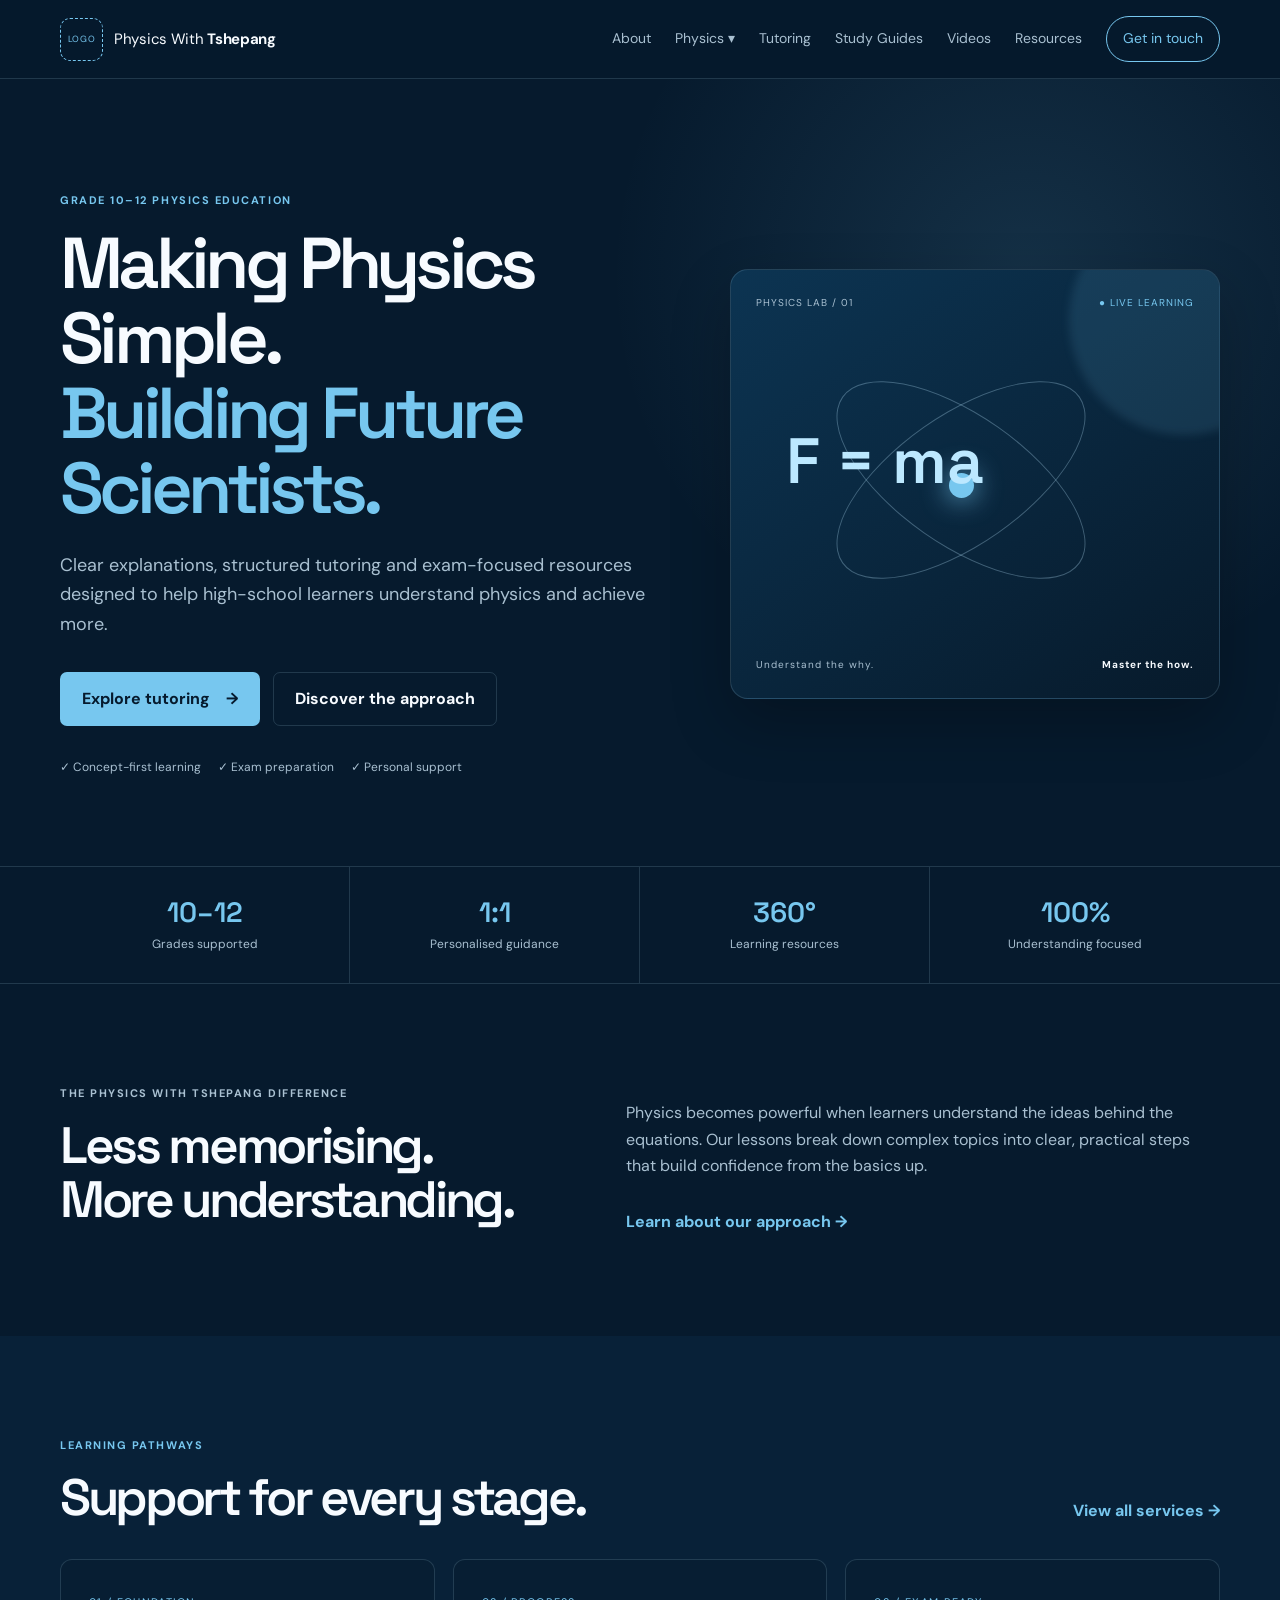
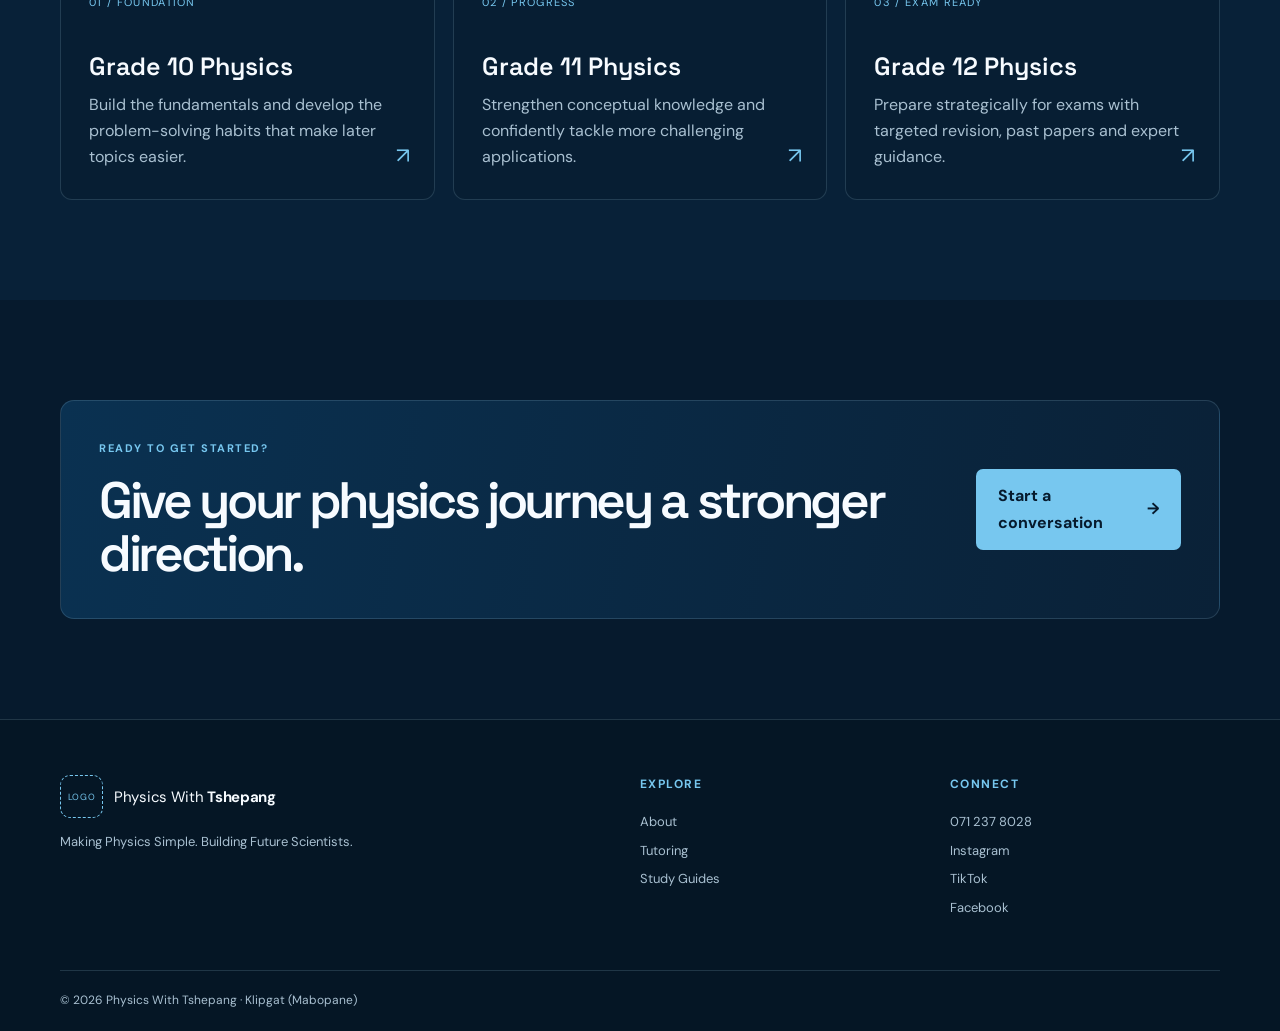
<file: index.html>
<!doctype html>
<html lang="en">
<head>
  <meta charset="UTF-8"><meta name="viewport" content="width=device-width, initial-scale=1">
  <meta name="description" content="Physics With Tshepang — Making Physics Simple. Building Future Scientists.">
  <title>Physics With Tshepang | Making Physics Simple</title>
  <link rel="preconnect" href="https://fonts.googleapis.com"><link rel="preconnect" href="https://fonts.gstatic.com" crossorigin>
  <link href="https://fonts.googleapis.com/css2?family=DM+Sans:wght@400;500;600;700&family=Space+Grotesk:wght@500;600;700&display=swap" rel="stylesheet">
  <link rel="stylesheet" href="styles.css">
</head>
<body>
  <header class="site-header"><div class="container nav-wrap"><a class="brand" href="index.html"><span class="logo-slot">LOGO</span><span>Physics With <b>Tshepang</b></span></a><button class="menu-toggle" aria-label="Toggle navigation">☰</button><nav class="nav"><a href="about.html">About</a><div class="dropdown"><button>Physics ▾</button><div class="dropdown-menu"><a href="grade10.html">Grade 10</a><a href="grade11.html">Grade 11</a><a href="grade12.html">Grade 12</a></div></div><a href="tutoring.html">Tutoring</a><a href="study-guides.html">Study Guides</a><a href="videos.html">Videos</a><a href="resources.html">Resources</a><a class="nav-cta" href="contact.html">Get in touch</a></nav></div></header>
  <main>
    <section class="hero"><div class="container hero-grid"><div class="reveal"><p class="eyebrow">Grade 10–12 Physics Education</p><h1>Making Physics Simple.<br><span>Building Future Scientists.</span></h1><p class="hero-text">Clear explanations, structured tutoring and exam-focused resources designed to help high-school learners understand physics and achieve more.</p><div class="actions"><a class="button primary" href="tutoring.html">Explore tutoring <span>→</span></a><a class="button ghost" href="about.html">Discover the approach</a></div><div class="trust-row"><span>✓ Concept-first learning</span><span>✓ Exam preparation</span><span>✓ Personal support</span></div></div><div class="hero-visual reveal"><div class="science-card"><div class="card-top"><span>PHYSICS LAB / 01</span><span class="status-dot">● LIVE LEARNING</span></div><div class="formula">F = ma</div><div class="orbit orbit-one"></div><div class="orbit orbit-two"></div><div class="atom"><i></i><i></i><i></i></div><div class="card-bottom"><span>Understand the why.</span><strong>Master the how.</strong></div></div></div></div></section>
    <section class="numbers"><div class="container number-grid"><div><strong>10–12</strong><span>Grades supported</span></div><div><strong>1:1</strong><span>Personalised guidance</span></div><div><strong>360°</strong><span>Learning resources</span></div><div><strong>100%</strong><span>Understanding focused</span></div></div></section>
    <section class="section"><div class="container split"><div><p class="eyebrow">The Physics With Tshepang difference</p><h2>Less memorising.<br>More understanding.</h2></div><div><p>Physics becomes powerful when learners understand the ideas behind the equations. Our lessons break down complex topics into clear, practical steps that build confidence from the basics up.</p><a class="text-link" href="about.html">Learn about our approach →</a></div></div></section>
    <section class="section soft"><div class="container"><div class="section-head"><div><p class="eyebrow">Learning pathways</p><h2>Support for every stage.</h2></div><a class="text-link" href="tutoring.html">View all services →</a></div><div class="cards three"><a class="card" href="grade10.html"><span class="card-number">01 / FOUNDATION</span><h3>Grade 10 Physics</h3><p>Build the fundamentals and develop the problem-solving habits that make later topics easier.</p><span class="arrow">↗</span></a><a class="card" href="grade11.html"><span class="card-number">02 / PROGRESS</span><h3>Grade 11 Physics</h3><p>Strengthen conceptual knowledge and confidently tackle more challenging applications.</p><span class="arrow">↗</span></a><a class="card" href="grade12.html"><span class="card-number">03 / EXAM READY</span><h3>Grade 12 Physics</h3><p>Prepare strategically for exams with targeted revision, past papers and expert guidance.</p><span class="arrow">↗</span></a></div></div></section>
    <section class="section"><div class="container callout"><div><p class="eyebrow">Ready to get started?</p><h2>Give your physics journey a stronger direction.</h2></div><a class="button primary" href="contact.html">Start a conversation <span>→</span></a></div></section>
  </main>
  <footer><div class="container footer-grid"><div><a class="brand" href="index.html"><span class="logo-slot">LOGO</span><span>Physics With <b>Tshepang</b></span></a><p>Making Physics Simple. Building Future Scientists.</p></div><div><h4>Explore</h4><a href="about.html">About</a><a href="tutoring.html">Tutoring</a><a href="study-guides.html">Study Guides</a></div><div><h4>Connect</h4><a href="tel:0712378028">071 237 8028</a><a href="https://instagram.com/physicswithtshepang">Instagram</a><a href="https://tiktok.com/@physicswithtshepang">TikTok</a><a href="https://facebook.com/physicswithtshepang">Facebook</a></div></div><div class="container copyright">© 2026 Physics With Tshepang · Klipgat (Mabopane)</div></footer><script src="script.js"></script>
</body></html>
</file>
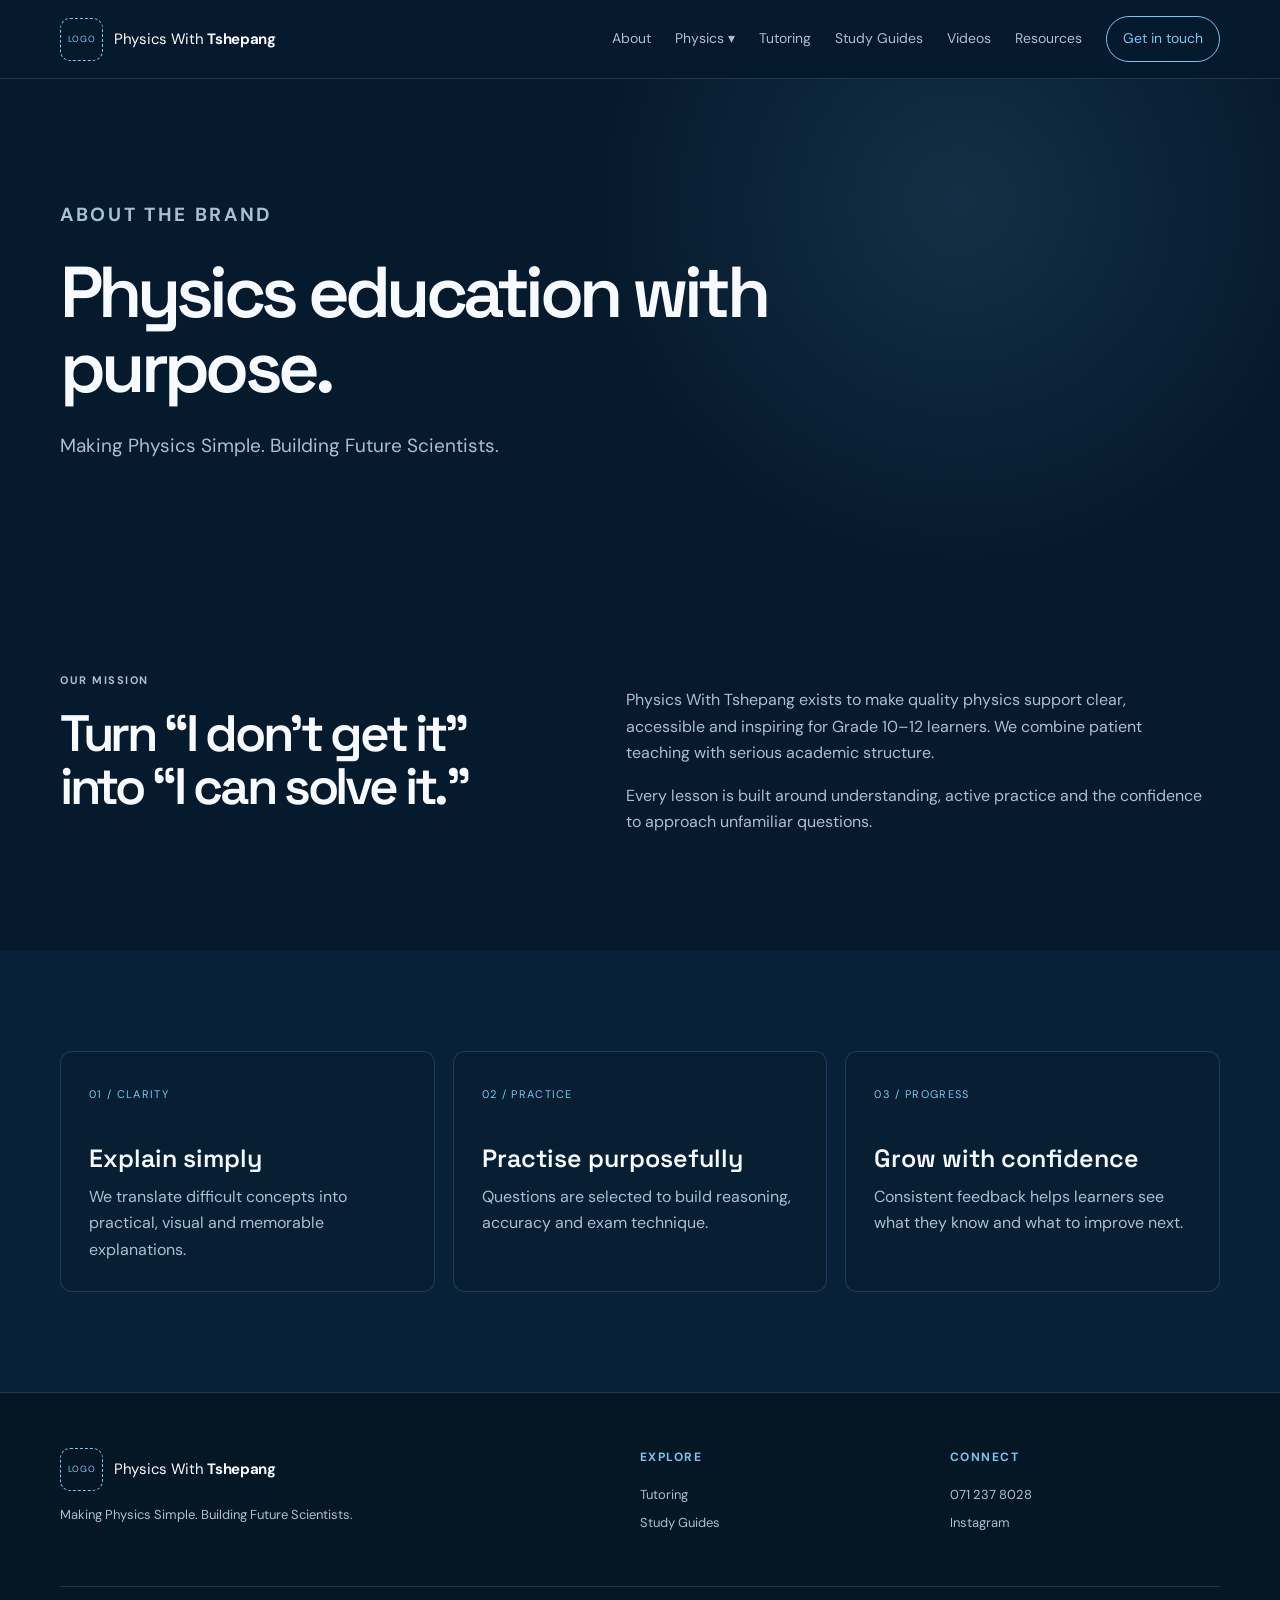
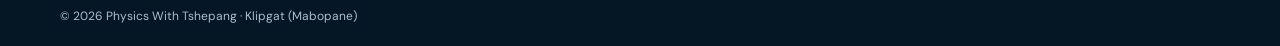
<file: about.html>
<!doctype html>
<html lang="en"><head><meta charset="UTF-8"><meta name="viewport" content="width=device-width, initial-scale=1"><title>About | Physics With Tshepang</title><link rel="stylesheet" href="styles.css"><link href="https://fonts.googleapis.com/css2?family=DM+Sans:wght@400;500;600;700&family=Space+Grotesk:wght@500;600;700&display=swap" rel="stylesheet"></head><body><header class="site-header"><div class="container nav-wrap"><a class="brand" href="index.html"><span class="logo-slot">LOGO</span><span>Physics With <b>Tshepang</b></span></a><button class="menu-toggle">☰</button><nav class="nav"><a href="about.html">About</a><div class="dropdown"><button>Physics ▾</button><div class="dropdown-menu"><a href="grade10.html">Grade 10</a><a href="grade11.html">Grade 11</a><a href="grade12.html">Grade 12</a></div></div><a href="tutoring.html">Tutoring</a><a href="study-guides.html">Study Guides</a><a href="videos.html">Videos</a><a href="resources.html">Resources</a><a class="nav-cta" href="contact.html">Get in touch</a></nav></div></header><main><section class="page-hero"><div class="container"><p class="eyebrow">About the brand</p><h1>Physics education with purpose.</h1><p>Making Physics Simple. Building Future Scientists.</p></div></section><section class="section"><div class="container split"><div><p class="eyebrow">Our mission</p><h2>Turn “I don’t get it” into “I can solve it.”</h2></div><div><p>Physics With Tshepang exists to make quality physics support clear, accessible and inspiring for Grade 10–12 learners. We combine patient teaching with serious academic structure.</p><p>Every lesson is built around understanding, active practice and the confidence to approach unfamiliar questions.</p></div></div></section><section class="section soft"><div class="container cards three"><div class="card"><span class="card-number">01 / CLARITY</span><h3>Explain simply</h3><p>We translate difficult concepts into practical, visual and memorable explanations.</p></div><div class="card"><span class="card-number">02 / PRACTICE</span><h3>Practise purposefully</h3><p>Questions are selected to build reasoning, accuracy and exam technique.</p></div><div class="card"><span class="card-number">03 / PROGRESS</span><h3>Grow with confidence</h3><p>Consistent feedback helps learners see what they know and what to improve next.</p></div></div></section></main><footer><div class="container footer-grid"><div><a class="brand" href="index.html"><span class="logo-slot">LOGO</span><span>Physics With <b>Tshepang</b></span></a><p>Making Physics Simple. Building Future Scientists.</p></div><div><h4>Explore</h4><a href="tutoring.html">Tutoring</a><a href="study-guides.html">Study Guides</a></div><div><h4>Connect</h4><a href="tel:0712378028">071 237 8028</a><a href="https://instagram.com/physicswithtshepang">Instagram</a></div></div><div class="container copyright">© 2026 Physics With Tshepang · Klipgat (Mabopane)</div></footer><script src="script.js"></script></body></html>
</file>
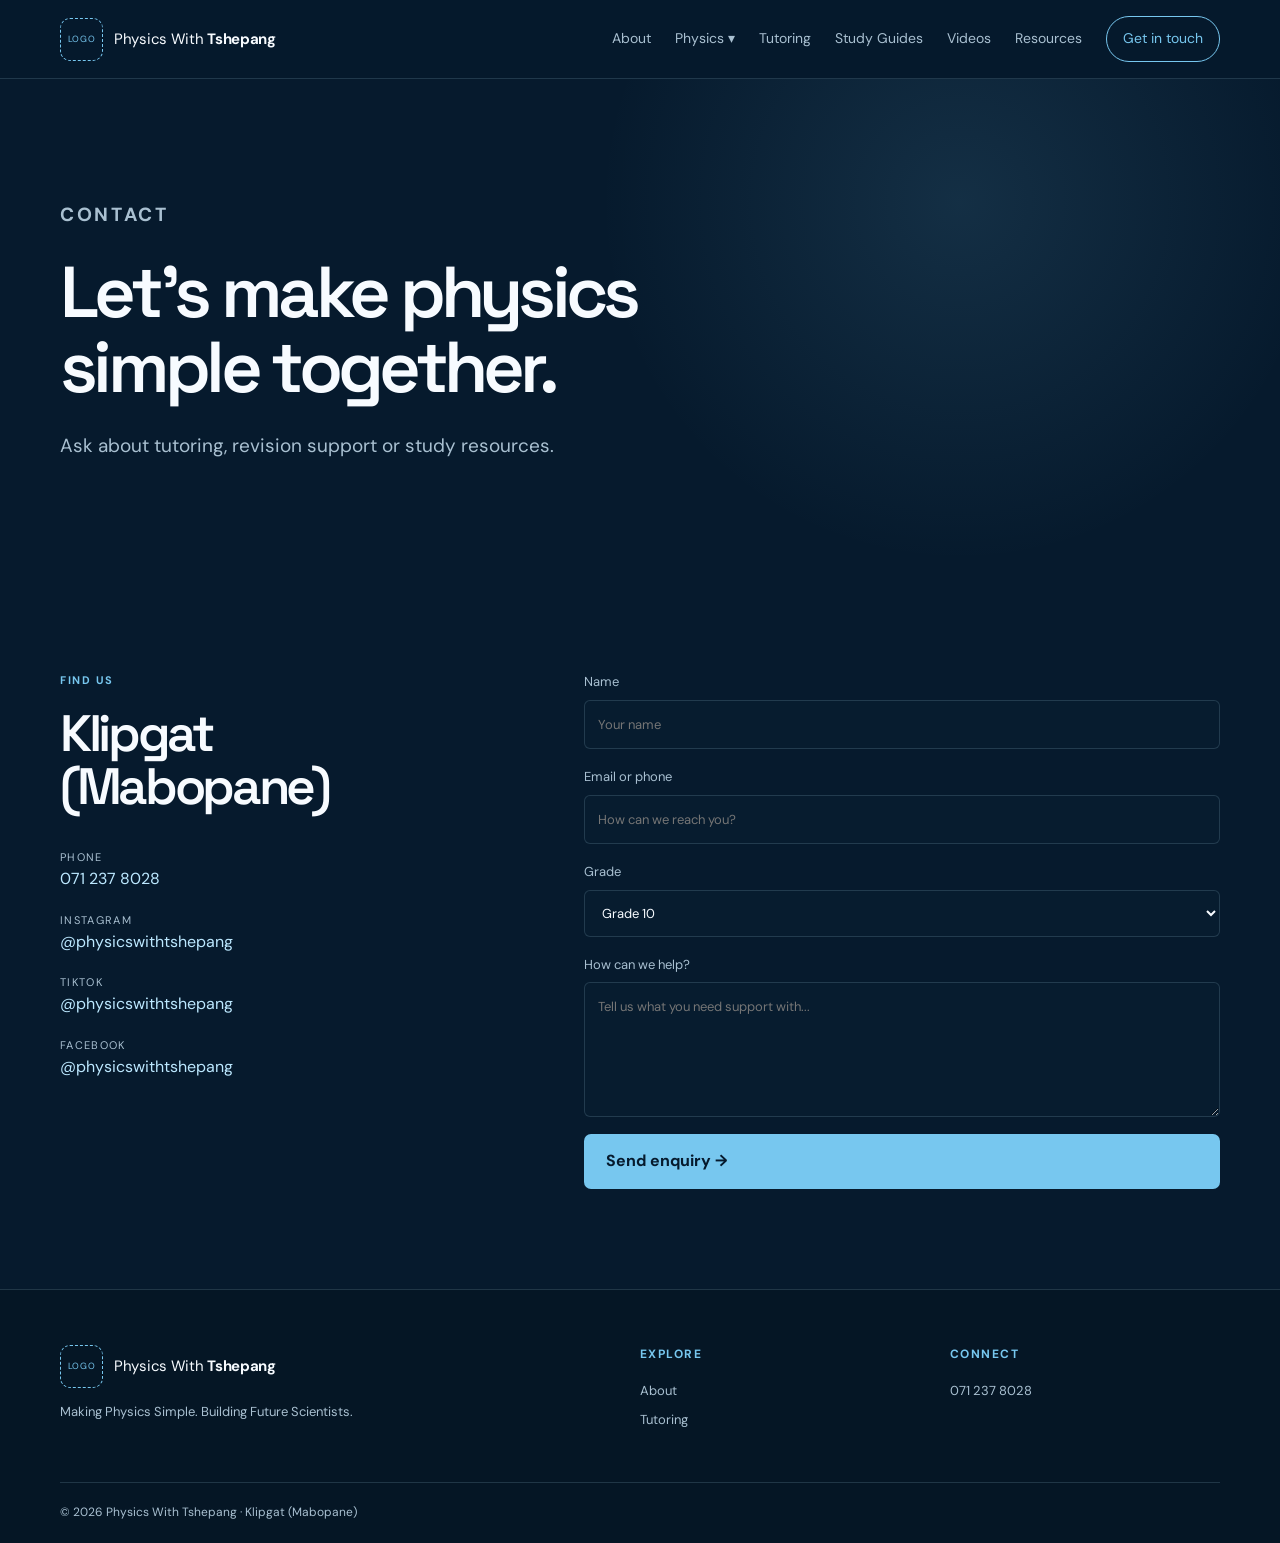
<file: contact.html>
<!doctype html>
<html lang="en"><head><meta charset="UTF-8"><meta name="viewport" content="width=device-width, initial-scale=1"><title>Contact | Physics With Tshepang</title><link rel="stylesheet" href="styles.css"><link href="https://fonts.googleapis.com/css2?family=DM+Sans:wght@400;500;600;700&family=Space+Grotesk:wght@500;600;700&display=swap" rel="stylesheet"></head><body><header class="site-header"><div class="container nav-wrap"><a class="brand" href="index.html"><span class="logo-slot">LOGO</span><span>Physics With <b>Tshepang</b></span></a><button class="menu-toggle">☰</button><nav class="nav"><a href="about.html">About</a><div class="dropdown"><button>Physics ▾</button><div class="dropdown-menu"><a href="grade10.html">Grade 10</a><a href="grade11.html">Grade 11</a><a href="grade12.html">Grade 12</a></div></div><a href="tutoring.html">Tutoring</a><a href="study-guides.html">Study Guides</a><a href="videos.html">Videos</a><a href="resources.html">Resources</a><a class="nav-cta" href="contact.html">Get in touch</a></nav></div></header><main><section class="page-hero"><div class="container"><p class="eyebrow">Contact</p><h1>Let’s make physics<br>simple together.</h1><p>Ask about tutoring, revision support or study resources.</p></div></section><section class="section"><div class="container contact-grid"><div><p class="eyebrow">Find us</p><h2>Klipgat<br>(Mabopane)</h2><div class="contact-details"><a href="tel:0712378028"><small>Phone</small>071 237 8028</a><a href="https://instagram.com/physicswithtshepang"><small>Instagram</small>@physicswithtshepang</a><a href="https://tiktok.com/@physicswithtshepang"><small>TikTok</small>@physicswithtshepang</a><a href="https://facebook.com/physicswithtshepang"><small>Facebook</small>@physicswithtshepang</a></div></div><form class="contact-form" action="https://formsubmit.co/0712378028" method="POST"><label>Name<input name="name" required placeholder="Your name"></label><label>Email or phone<input name="contact" required placeholder="How can we reach you?"></label><label>Grade<select name="grade"><option>Grade 10</option><option>Grade 11</option><option>Grade 12</option><option>Other</option></select></label><label>How can we help?<textarea name="message" rows="5" placeholder="Tell us what you need support with..."></textarea></label><button class="button primary" type="submit">Send enquiry →</button></form></div></section></main><footer><div class="container footer-grid"><div><a class="brand" href="index.html"><span class="logo-slot">LOGO</span><span>Physics With <b>Tshepang</b></span></a><p>Making Physics Simple. Building Future Scientists.</p></div><div><h4>Explore</h4><a href="about.html">About</a><a href="tutoring.html">Tutoring</a></div><div><h4>Connect</h4><a href="tel:0712378028">071 237 8028</a></div></div><div class="container copyright">© 2026 Physics With Tshepang · Klipgat (Mabopane)</div></footer><script src="script.js"></script></body></html>
</file>
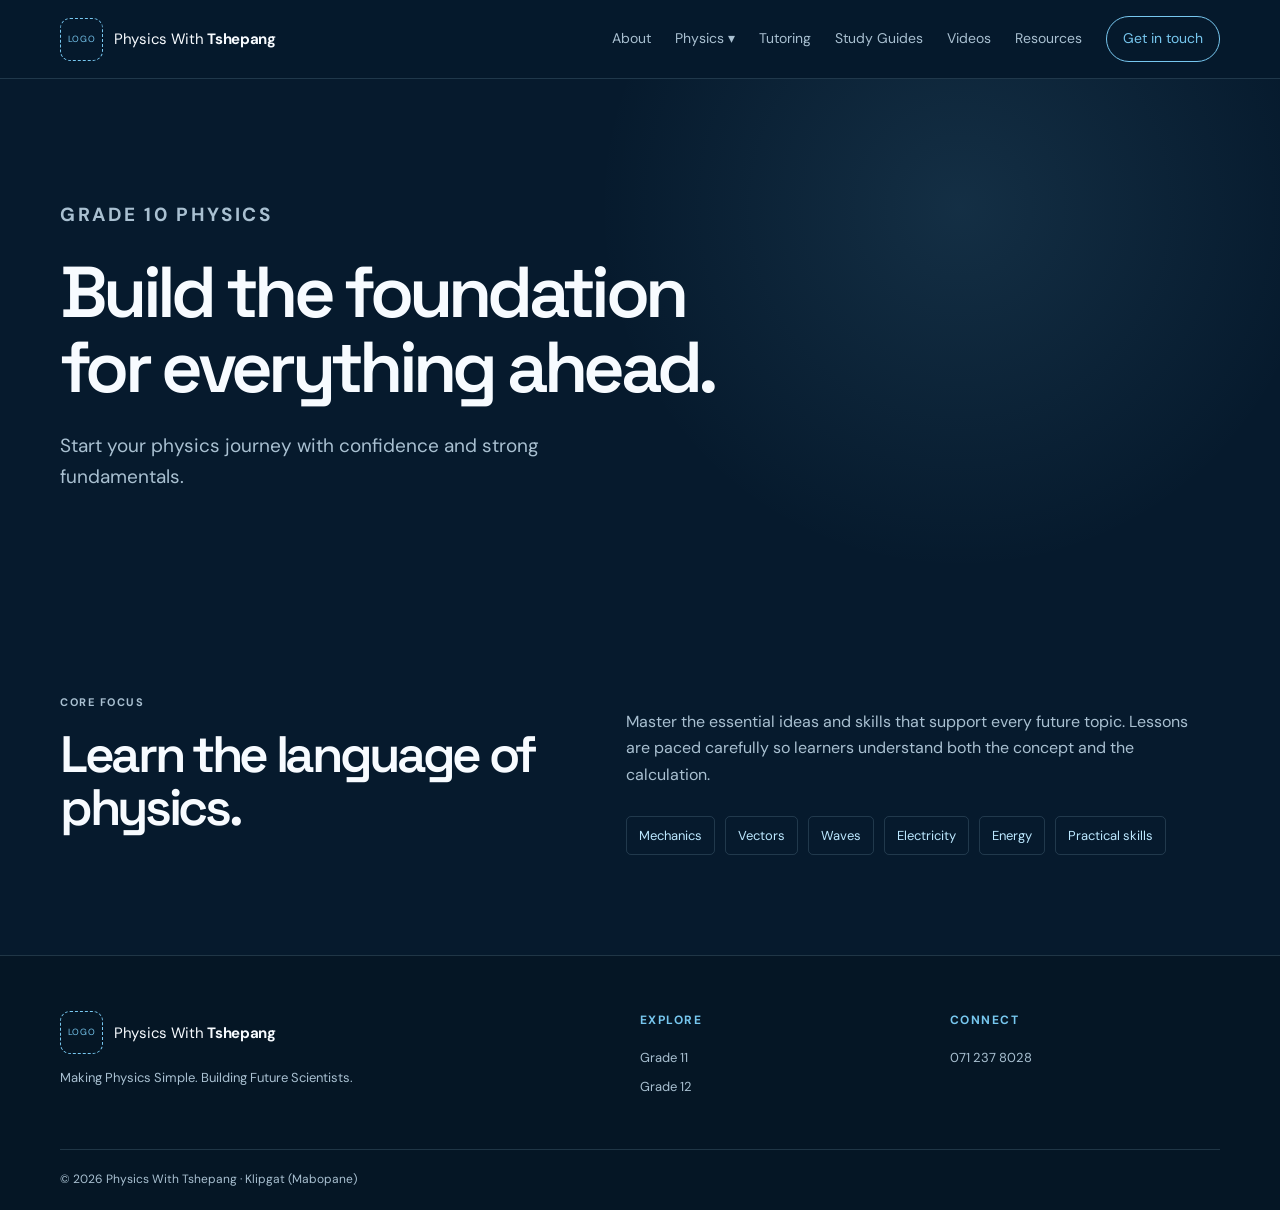
<file: grade10.html>
<!doctype html>
<html lang="en"><head><meta charset="UTF-8"><meta name="viewport" content="width=device-width, initial-scale=1"><title>Grade 10 Physics | Physics With Tshepang</title><link rel="stylesheet" href="styles.css"><link href="https://fonts.googleapis.com/css2?family=DM+Sans:wght@400;500;600;700&family=Space+Grotesk:wght@500;600;700&display=swap" rel="stylesheet"></head><body><header class="site-header"><div class="container nav-wrap"><a class="brand" href="index.html"><span class="logo-slot">LOGO</span><span>Physics With <b>Tshepang</b></span></a><button class="menu-toggle">☰</button><nav class="nav"><a href="about.html">About</a><div class="dropdown"><button>Physics ▾</button><div class="dropdown-menu"><a href="grade10.html">Grade 10</a><a href="grade11.html">Grade 11</a><a href="grade12.html">Grade 12</a></div></div><a href="tutoring.html">Tutoring</a><a href="study-guides.html">Study Guides</a><a href="videos.html">Videos</a><a href="resources.html">Resources</a><a class="nav-cta" href="contact.html">Get in touch</a></nav></div></header><main><section class="page-hero grade-hero"><div class="container"><p class="eyebrow">Grade 10 physics</p><h1>Build the foundation<br>for everything ahead.</h1><p>Start your physics journey with confidence and strong fundamentals.</p></div></section><section class="section"><div class="container split"><div><p class="eyebrow">Core focus</p><h2>Learn the language of physics.</h2></div><div><p>Master the essential ideas and skills that support every future topic. Lessons are paced carefully so learners understand both the concept and the calculation.</p><div class="topic-list"><span>Mechanics</span><span>Vectors</span><span>Waves</span><span>Electricity</span><span>Energy</span><span>Practical skills</span></div></div></div></section></main><footer><div class="container footer-grid"><div><a class="brand" href="index.html"><span class="logo-slot">LOGO</span><span>Physics With <b>Tshepang</b></span></a><p>Making Physics Simple. Building Future Scientists.</p></div><div><h4>Explore</h4><a href="grade11.html">Grade 11</a><a href="grade12.html">Grade 12</a></div><div><h4>Connect</h4><a href="tel:0712378028">071 237 8028</a></div></div><div class="container copyright">© 2026 Physics With Tshepang · Klipgat (Mabopane)</div></footer><script src="script.js"></script></body></html>
</file>
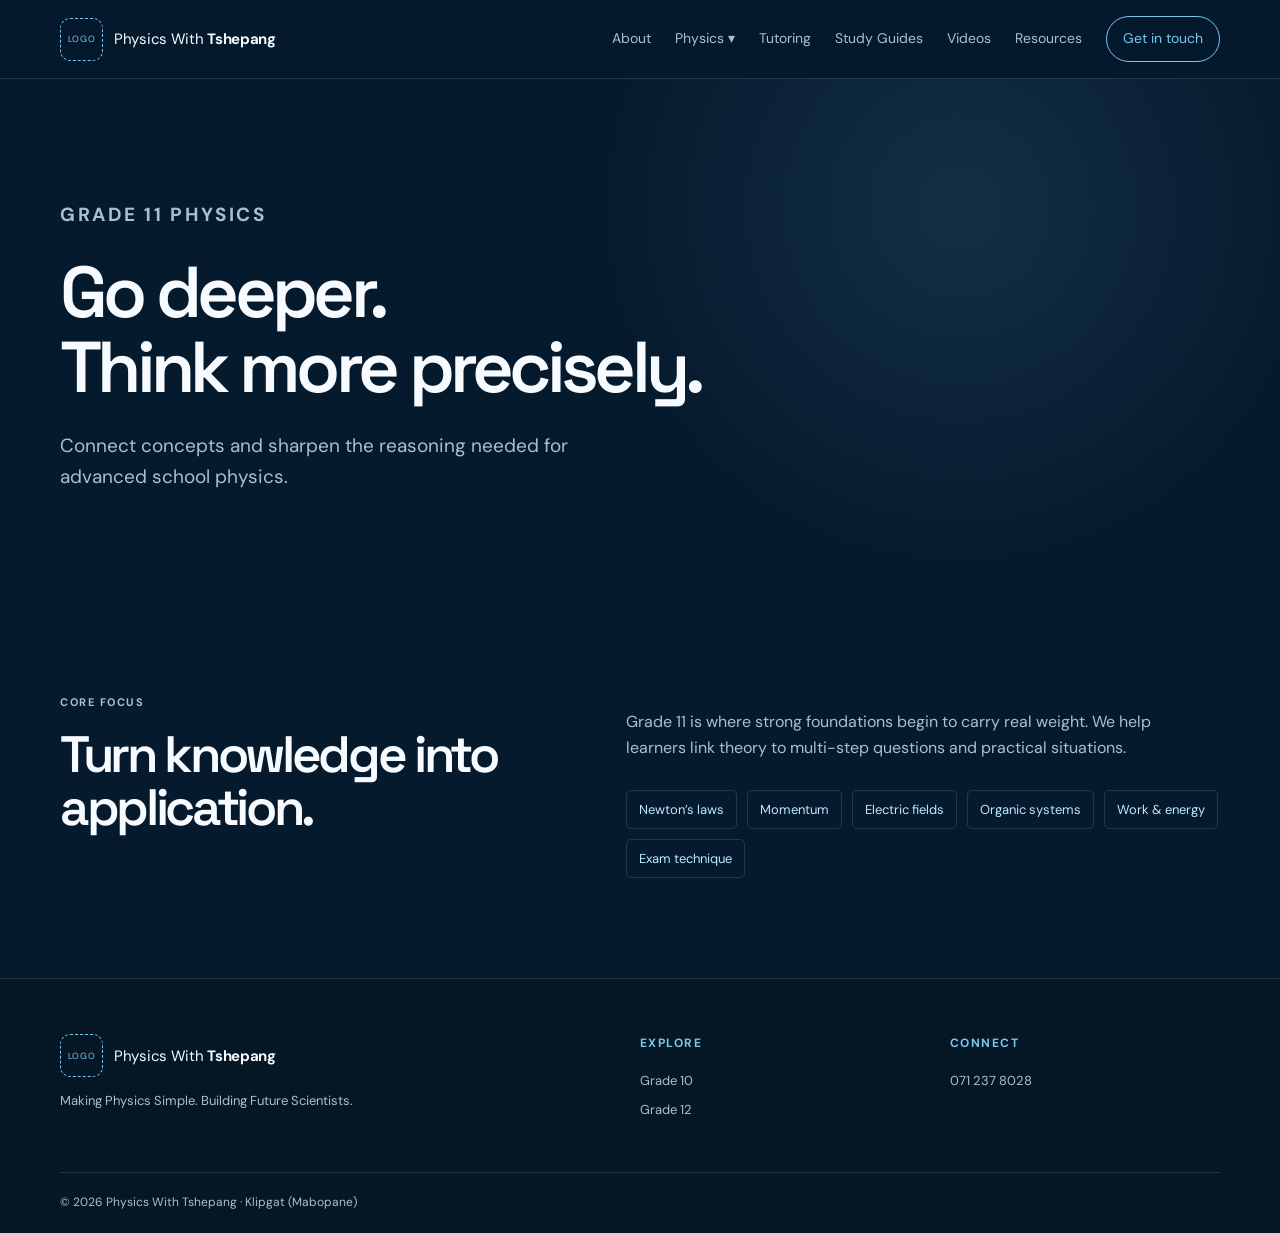
<file: grade11.html>
<!doctype html>
<html lang="en"><head><meta charset="UTF-8"><meta name="viewport" content="width=device-width, initial-scale=1"><title>Grade 11 Physics | Physics With Tshepang</title><link rel="stylesheet" href="styles.css"><link href="https://fonts.googleapis.com/css2?family=DM+Sans:wght@400;500;600;700&family=Space+Grotesk:wght@500;600;700&display=swap" rel="stylesheet"></head><body><header class="site-header"><div class="container nav-wrap"><a class="brand" href="index.html"><span class="logo-slot">LOGO</span><span>Physics With <b>Tshepang</b></span></a><button class="menu-toggle">☰</button><nav class="nav"><a href="about.html">About</a><div class="dropdown"><button>Physics ▾</button><div class="dropdown-menu"><a href="grade10.html">Grade 10</a><a href="grade11.html">Grade 11</a><a href="grade12.html">Grade 12</a></div></div><a href="tutoring.html">Tutoring</a><a href="study-guides.html">Study Guides</a><a href="videos.html">Videos</a><a href="resources.html">Resources</a><a class="nav-cta" href="contact.html">Get in touch</a></nav></div></header><main><section class="page-hero grade-hero"><div class="container"><p class="eyebrow">Grade 11 physics</p><h1>Go deeper.<br>Think more precisely.</h1><p>Connect concepts and sharpen the reasoning needed for advanced school physics.</p></div></section><section class="section"><div class="container split"><div><p class="eyebrow">Core focus</p><h2>Turn knowledge into application.</h2></div><div><p>Grade 11 is where strong foundations begin to carry real weight. We help learners link theory to multi-step questions and practical situations.</p><div class="topic-list"><span>Newton’s laws</span><span>Momentum</span><span>Electric fields</span><span>Organic systems</span><span>Work & energy</span><span>Exam technique</span></div></div></div></section></main><footer><div class="container footer-grid"><div><a class="brand" href="index.html"><span class="logo-slot">LOGO</span><span>Physics With <b>Tshepang</b></span></a><p>Making Physics Simple. Building Future Scientists.</p></div><div><h4>Explore</h4><a href="grade10.html">Grade 10</a><a href="grade12.html">Grade 12</a></div><div><h4>Connect</h4><a href="tel:0712378028">071 237 8028</a></div></div><div class="container copyright">© 2026 Physics With Tshepang · Klipgat (Mabopane)</div></footer><script src="script.js"></script></body></html>
</file>
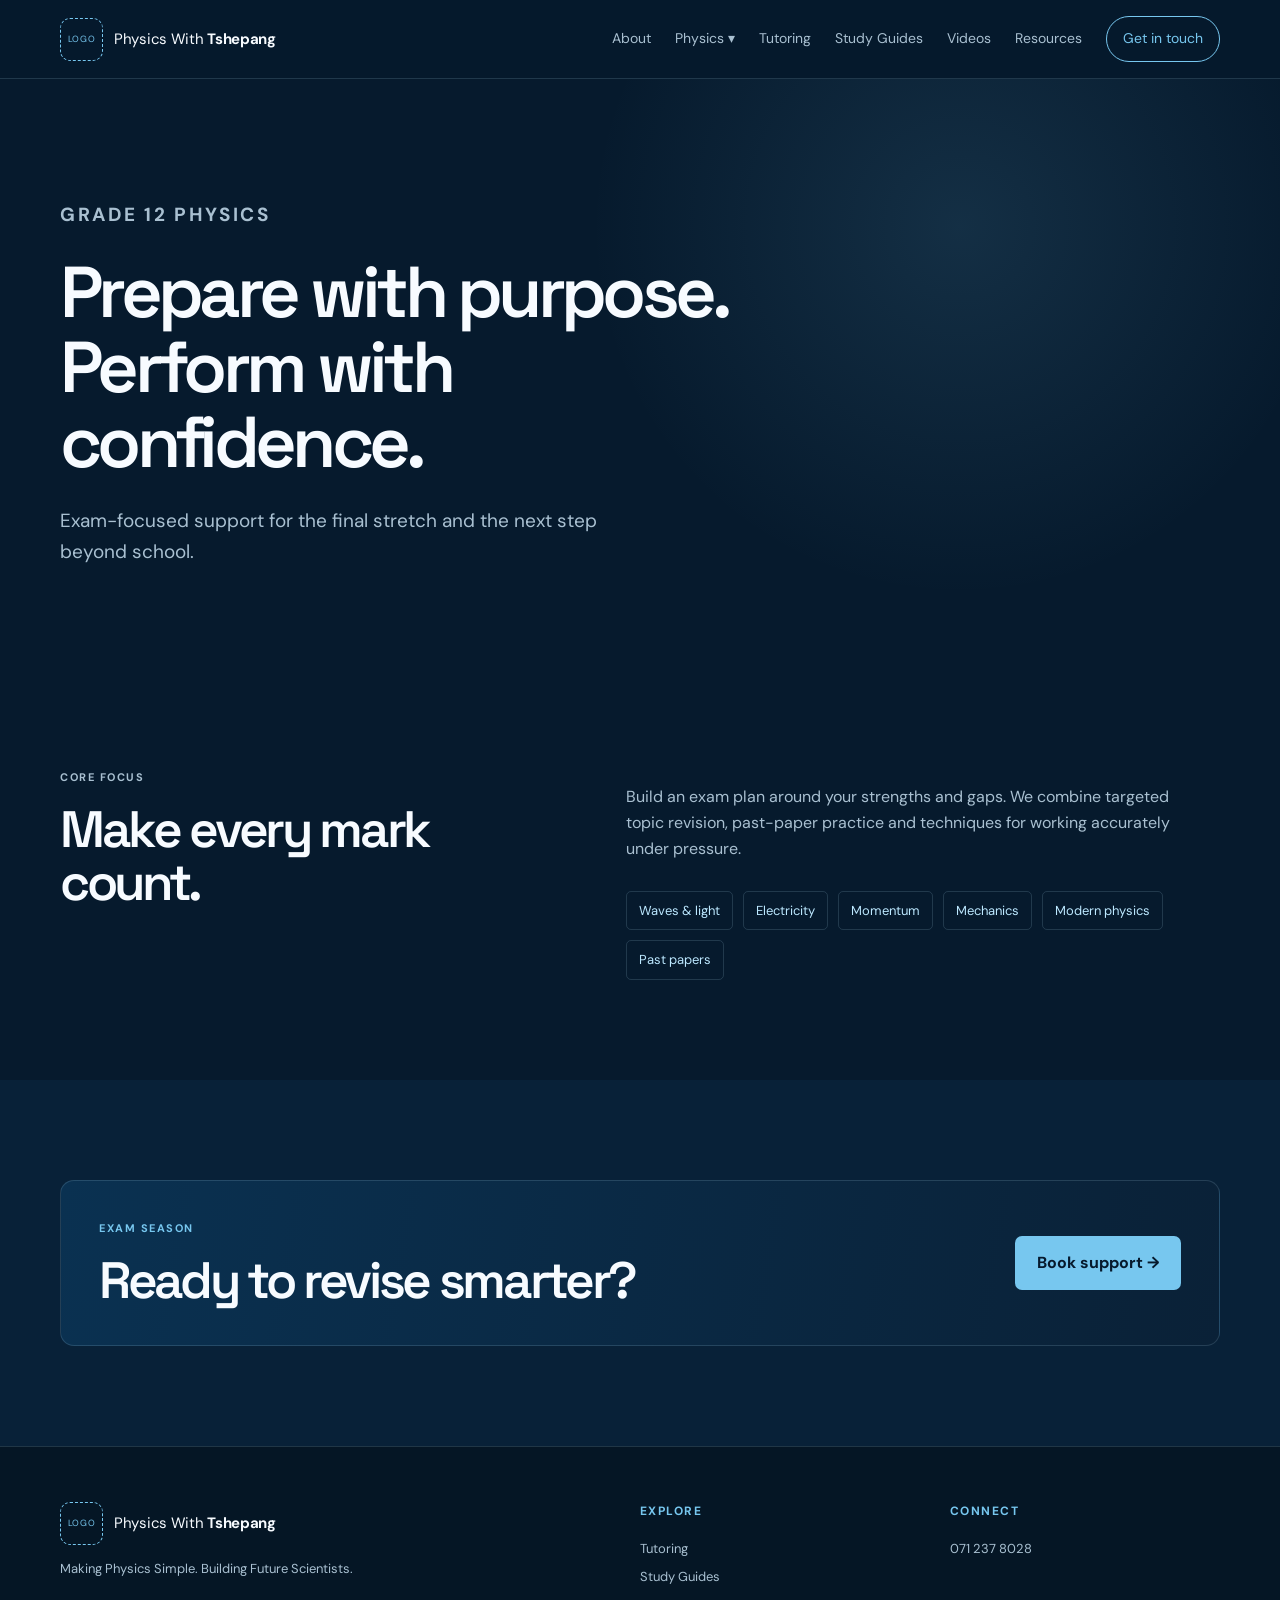
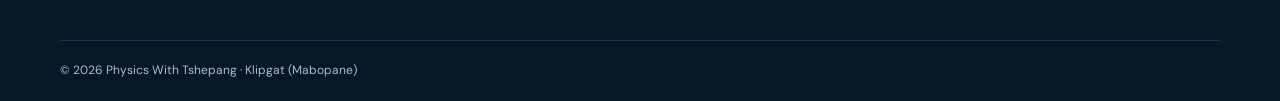
<file: grade12.html>
<!doctype html>
<html lang="en"><head><meta charset="UTF-8"><meta name="viewport" content="width=device-width, initial-scale=1"><title>Grade 12 Physics | Physics With Tshepang</title><link rel="stylesheet" href="styles.css"><link href="https://fonts.googleapis.com/css2?family=DM+Sans:wght@400;500;600;700&family=Space+Grotesk:wght@500;600;700&display=swap" rel="stylesheet"></head><body><header class="site-header"><div class="container nav-wrap"><a class="brand" href="index.html"><span class="logo-slot">LOGO</span><span>Physics With <b>Tshepang</b></span></a><button class="menu-toggle">☰</button><nav class="nav"><a href="about.html">About</a><div class="dropdown"><button>Physics ▾</button><div class="dropdown-menu"><a href="grade10.html">Grade 10</a><a href="grade11.html">Grade 11</a><a href="grade12.html">Grade 12</a></div></div><a href="tutoring.html">Tutoring</a><a href="study-guides.html">Study Guides</a><a href="videos.html">Videos</a><a href="resources.html">Resources</a><a class="nav-cta" href="contact.html">Get in touch</a></nav></div></header><main><section class="page-hero grade-hero"><div class="container"><p class="eyebrow">Grade 12 physics</p><h1>Prepare with purpose.<br>Perform with confidence.</h1><p>Exam-focused support for the final stretch and the next step beyond school.</p></div></section><section class="section"><div class="container split"><div><p class="eyebrow">Core focus</p><h2>Make every mark count.</h2></div><div><p>Build an exam plan around your strengths and gaps. We combine targeted topic revision, past-paper practice and techniques for working accurately under pressure.</p><div class="topic-list"><span>Waves & light</span><span>Electricity</span><span>Momentum</span><span>Mechanics</span><span>Modern physics</span><span>Past papers</span></div></div></div></section><section class="section soft"><div class="container callout"><div><p class="eyebrow">Exam season</p><h2>Ready to revise smarter?</h2></div><a class="button primary" href="contact.html">Book support →</a></div></section></main><footer><div class="container footer-grid"><div><a class="brand" href="index.html"><span class="logo-slot">LOGO</span><span>Physics With <b>Tshepang</b></span></a><p>Making Physics Simple. Building Future Scientists.</p></div><div><h4>Explore</h4><a href="tutoring.html">Tutoring</a><a href="study-guides.html">Study Guides</a></div><div><h4>Connect</h4><a href="tel:0712378028">071 237 8028</a></div></div><div class="container copyright">© 2026 Physics With Tshepang · Klipgat (Mabopane)</div></footer><script src="script.js"></script></body></html>
</file>
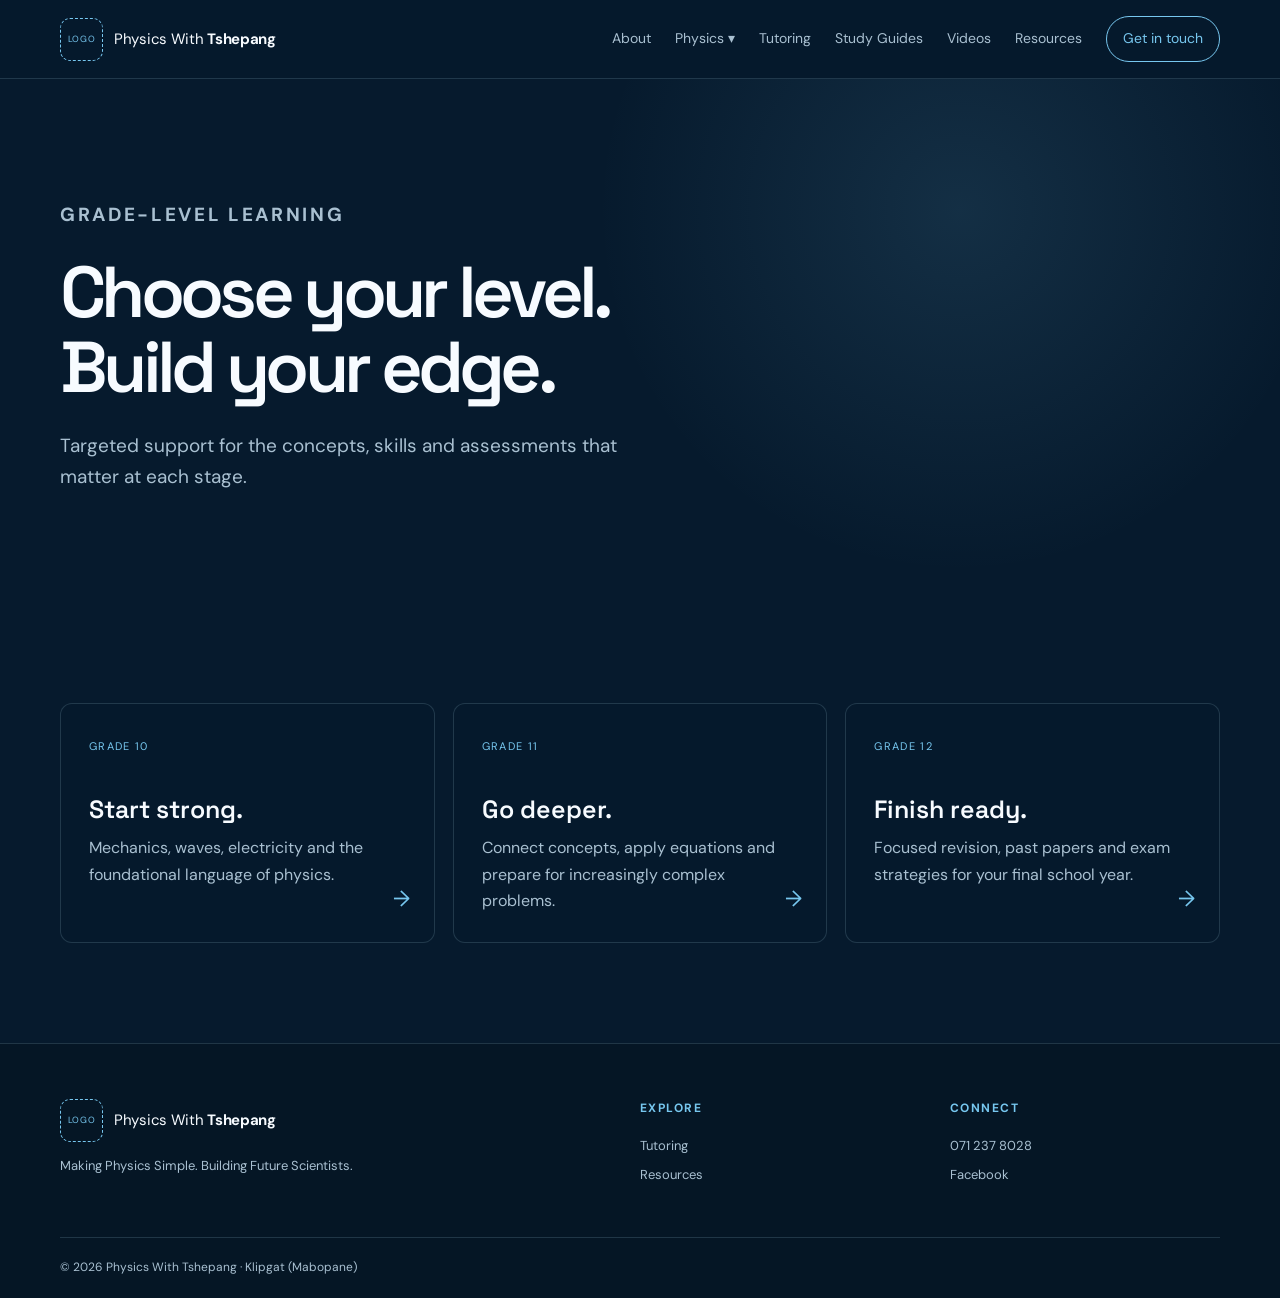
<file: physics-levels.html>
<!doctype html>
<html lang="en"><head><meta charset="UTF-8"><meta name="viewport" content="width=device-width, initial-scale=1"><title>Physics by Grade | Physics With Tshepang</title><link rel="stylesheet" href="styles.css"><link href="https://fonts.googleapis.com/css2?family=DM+Sans:wght@400;500;600;700&family=Space+Grotesk:wght@500;600;700&display=swap" rel="stylesheet"></head><body><header class="site-header"><div class="container nav-wrap"><a class="brand" href="index.html"><span class="logo-slot">LOGO</span><span>Physics With <b>Tshepang</b></span></a><button class="menu-toggle">☰</button><nav class="nav"><a href="about.html">About</a><div class="dropdown"><button>Physics ▾</button><div class="dropdown-menu"><a href="grade10.html">Grade 10</a><a href="grade11.html">Grade 11</a><a href="grade12.html">Grade 12</a></div></div><a href="tutoring.html">Tutoring</a><a href="study-guides.html">Study Guides</a><a href="videos.html">Videos</a><a href="resources.html">Resources</a><a class="nav-cta" href="contact.html">Get in touch</a></nav></div></header><main><section class="page-hero"><div class="container"><p class="eyebrow">Grade-level learning</p><h1>Choose your level.<br>Build your edge.</h1><p>Targeted support for the concepts, skills and assessments that matter at each stage.</p></div></section><section class="section"><div class="container cards three"><a class="card" href="grade10.html"><span class="card-number">GRADE 10</span><h3>Start strong.</h3><p>Mechanics, waves, electricity and the foundational language of physics.</p><span class="arrow">→</span></a><a class="card" href="grade11.html"><span class="card-number">GRADE 11</span><h3>Go deeper.</h3><p>Connect concepts, apply equations and prepare for increasingly complex problems.</p><span class="arrow">→</span></a><a class="card" href="grade12.html"><span class="card-number">GRADE 12</span><h3>Finish ready.</h3><p>Focused revision, past papers and exam strategies for your final school year.</p><span class="arrow">→</span></a></div></section></main><footer><div class="container footer-grid"><div><a class="brand" href="index.html"><span class="logo-slot">LOGO</span><span>Physics With <b>Tshepang</b></span></a><p>Making Physics Simple. Building Future Scientists.</p></div><div><h4>Explore</h4><a href="tutoring.html">Tutoring</a><a href="resources.html">Resources</a></div><div><h4>Connect</h4><a href="tel:0712378028">071 237 8028</a><a href="https://facebook.com/physicswithtshepang">Facebook</a></div></div><div class="container copyright">© 2026 Physics With Tshepang · Klipgat (Mabopane)</div></footer><script src="script.js"></script></body></html>
</file>
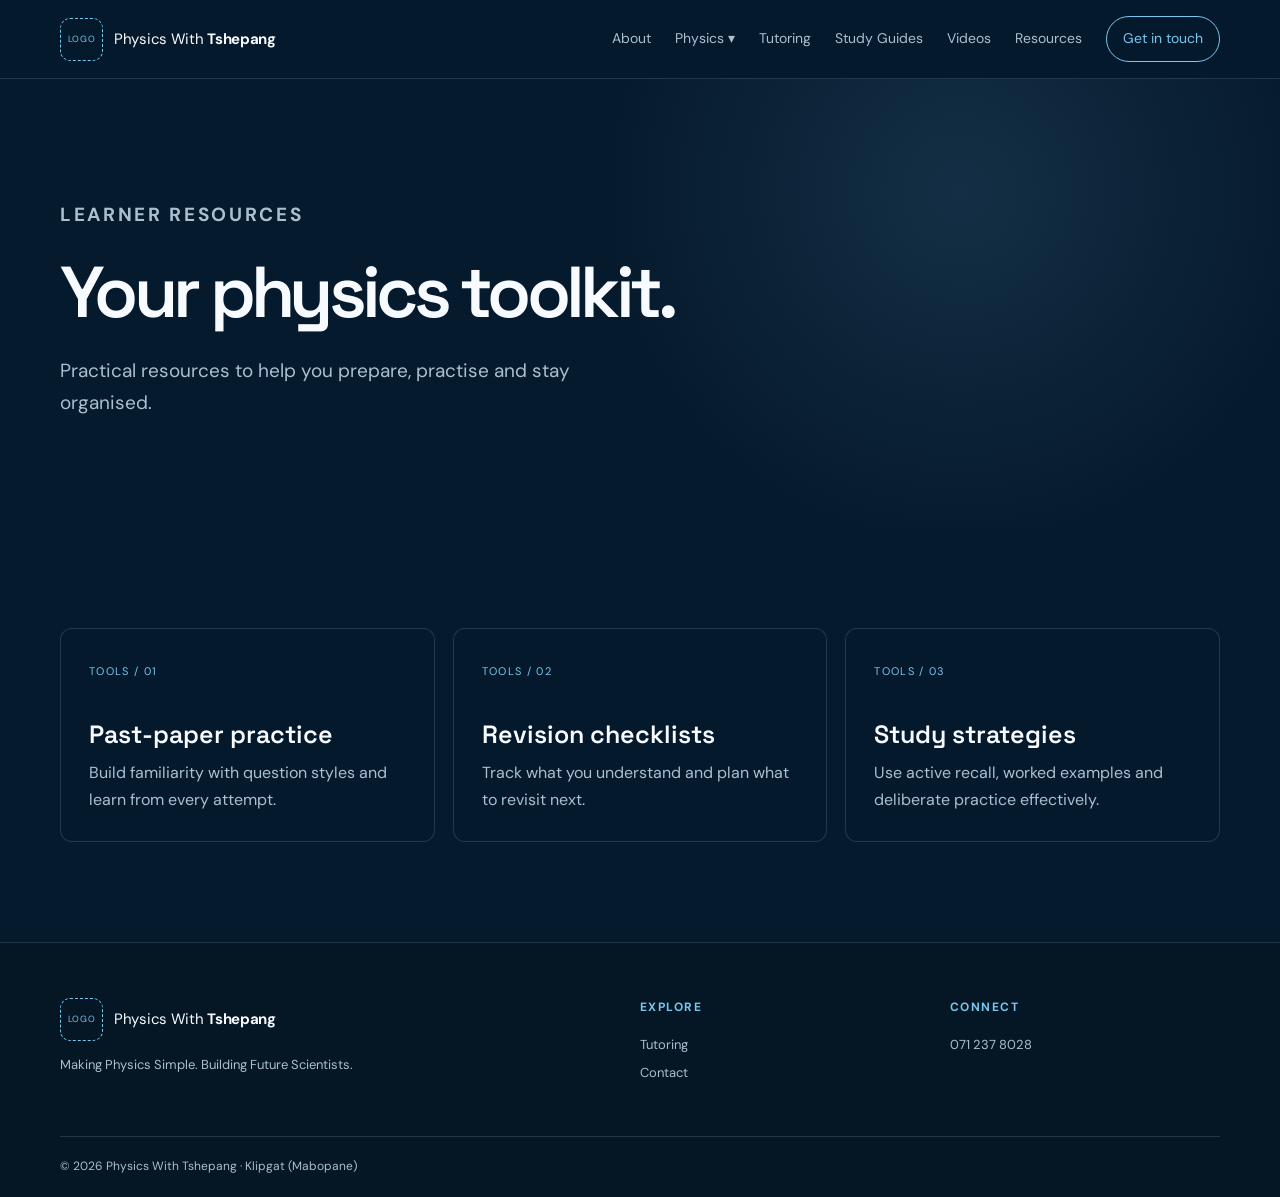
<file: resources.html>
<!doctype html>
<html lang="en"><head><meta charset="UTF-8"><meta name="viewport" content="width=device-width, initial-scale=1"><title>Resources | Physics With Tshepang</title><link rel="stylesheet" href="styles.css"><link href="https://fonts.googleapis.com/css2?family=DM+Sans:wght@400;500;600;700&family=Space+Grotesk:wght@500;600;700&display=swap" rel="stylesheet"></head><body><header class="site-header"><div class="container nav-wrap"><a class="brand" href="index.html"><span class="logo-slot">LOGO</span><span>Physics With <b>Tshepang</b></span></a><button class="menu-toggle">☰</button><nav class="nav"><a href="about.html">About</a><div class="dropdown"><button>Physics ▾</button><div class="dropdown-menu"><a href="grade10.html">Grade 10</a><a href="grade11.html">Grade 11</a><a href="grade12.html">Grade 12</a></div></div><a href="tutoring.html">Tutoring</a><a href="study-guides.html">Study Guides</a><a href="videos.html">Videos</a><a href="resources.html">Resources</a><a class="nav-cta" href="contact.html">Get in touch</a></nav></div></header><main><section class="page-hero"><div class="container"><p class="eyebrow">Learner resources</p><h1>Your physics toolkit.</h1><p>Practical resources to help you prepare, practise and stay organised.</p></div></section><section class="section"><div class="container cards three"><div class="card"><span class="card-number">TOOLS / 01</span><h3>Past-paper practice</h3><p>Build familiarity with question styles and learn from every attempt.</p></div><div class="card"><span class="card-number">TOOLS / 02</span><h3>Revision checklists</h3><p>Track what you understand and plan what to revisit next.</p></div><div class="card"><span class="card-number">TOOLS / 03</span><h3>Study strategies</h3><p>Use active recall, worked examples and deliberate practice effectively.</p></div></div></section></main><footer><div class="container footer-grid"><div><a class="brand" href="index.html"><span class="logo-slot">LOGO</span><span>Physics With <b>Tshepang</b></span></a><p>Making Physics Simple. Building Future Scientists.</p></div><div><h4>Explore</h4><a href="tutoring.html">Tutoring</a><a href="contact.html">Contact</a></div><div><h4>Connect</h4><a href="tel:0712378028">071 237 8028</a></div></div><div class="container copyright">© 2026 Physics With Tshepang · Klipgat (Mabopane)</div></footer><script src="script.js"></script></body></html>
</file>
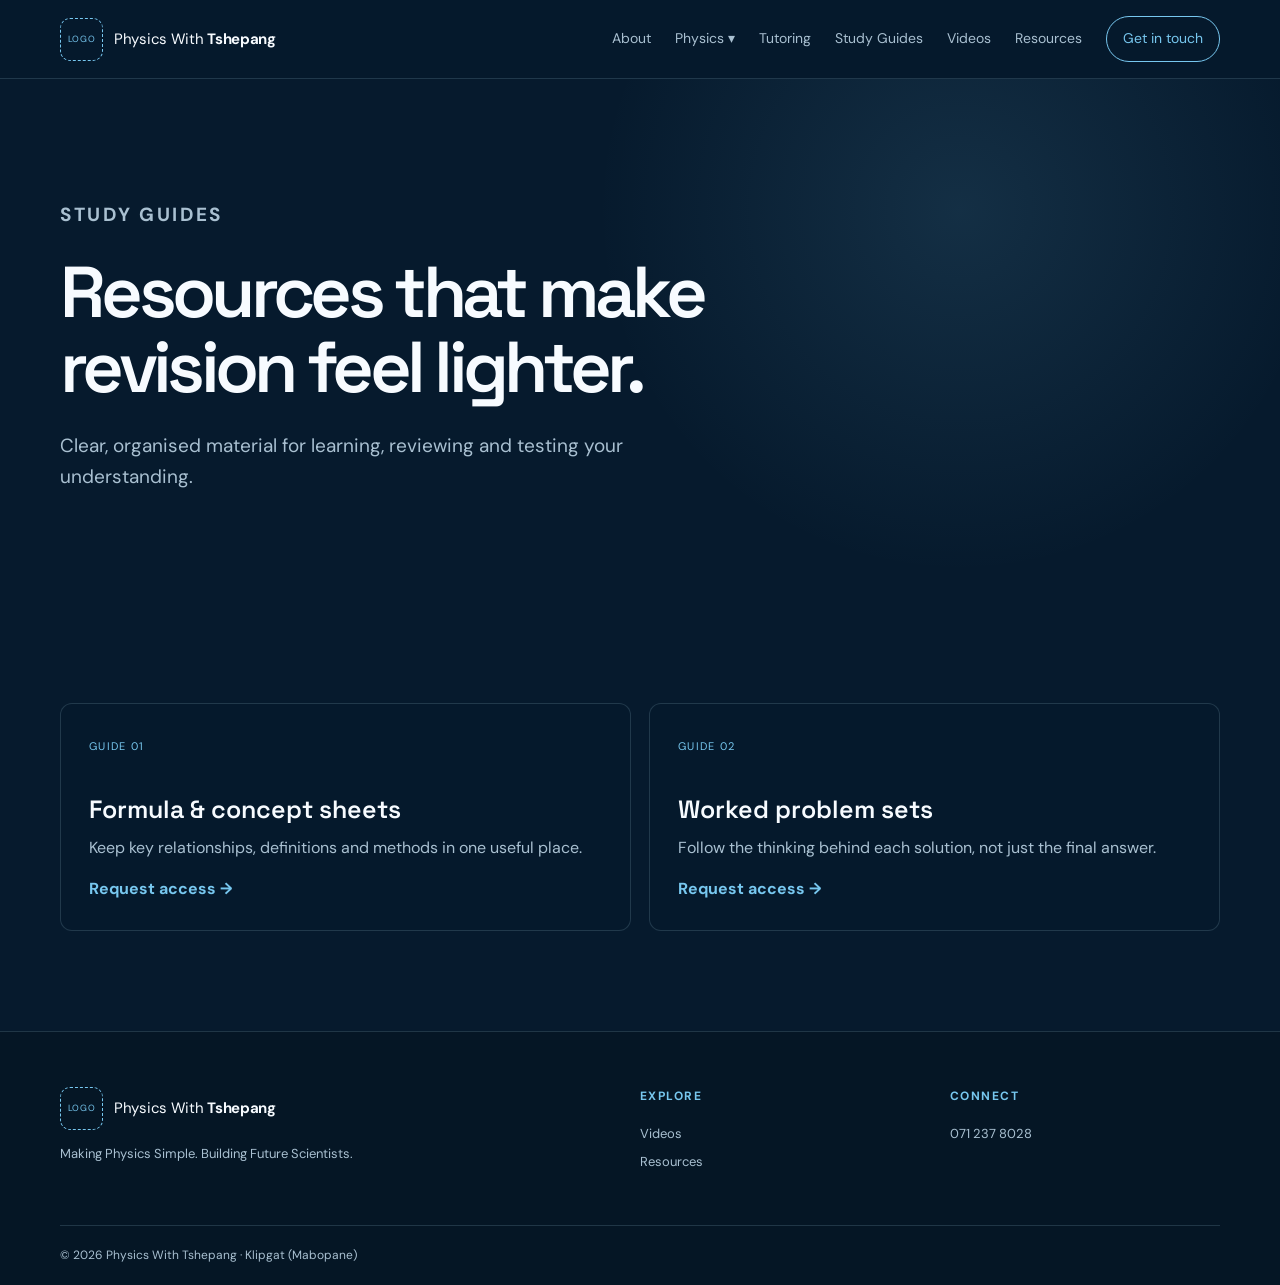
<file: study-guides.html>
<!doctype html>
<html lang="en"><head><meta charset="UTF-8"><meta name="viewport" content="width=device-width, initial-scale=1"><title>Study Guides | Physics With Tshepang</title><link rel="stylesheet" href="styles.css"><link href="https://fonts.googleapis.com/css2?family=DM+Sans:wght@400;500;600;700&family=Space+Grotesk:wght@500;600;700&display=swap" rel="stylesheet"></head><body><header class="site-header"><div class="container nav-wrap"><a class="brand" href="index.html"><span class="logo-slot">LOGO</span><span>Physics With <b>Tshepang</b></span></a><button class="menu-toggle">☰</button><nav class="nav"><a href="about.html">About</a><div class="dropdown"><button>Physics ▾</button><div class="dropdown-menu"><a href="grade10.html">Grade 10</a><a href="grade11.html">Grade 11</a><a href="grade12.html">Grade 12</a></div></div><a href="tutoring.html">Tutoring</a><a href="study-guides.html">Study Guides</a><a href="videos.html">Videos</a><a href="resources.html">Resources</a><a class="nav-cta" href="contact.html">Get in touch</a></nav></div></header><main><section class="page-hero"><div class="container"><p class="eyebrow">Study guides</p><h1>Resources that make<br>revision feel lighter.</h1><p>Clear, organised material for learning, reviewing and testing your understanding.</p></div></section><section class="section"><div class="container cards two"><div class="card"><span class="card-number">GUIDE 01</span><h3>Formula & concept sheets</h3><p>Keep key relationships, definitions and methods in one useful place.</p><a class="text-link" href="contact.html">Request access →</a></div><div class="card"><span class="card-number">GUIDE 02</span><h3>Worked problem sets</h3><p>Follow the thinking behind each solution, not just the final answer.</p><a class="text-link" href="contact.html">Request access →</a></div></div></section></main><footer><div class="container footer-grid"><div><a class="brand" href="index.html"><span class="logo-slot">LOGO</span><span>Physics With <b>Tshepang</b></span></a><p>Making Physics Simple. Building Future Scientists.</p></div><div><h4>Explore</h4><a href="videos.html">Videos</a><a href="resources.html">Resources</a></div><div><h4>Connect</h4><a href="tel:0712378028">071 237 8028</a></div></div><div class="container copyright">© 2026 Physics With Tshepang · Klipgat (Mabopane)</div></footer><script src="script.js"></script></body></html>
</file>
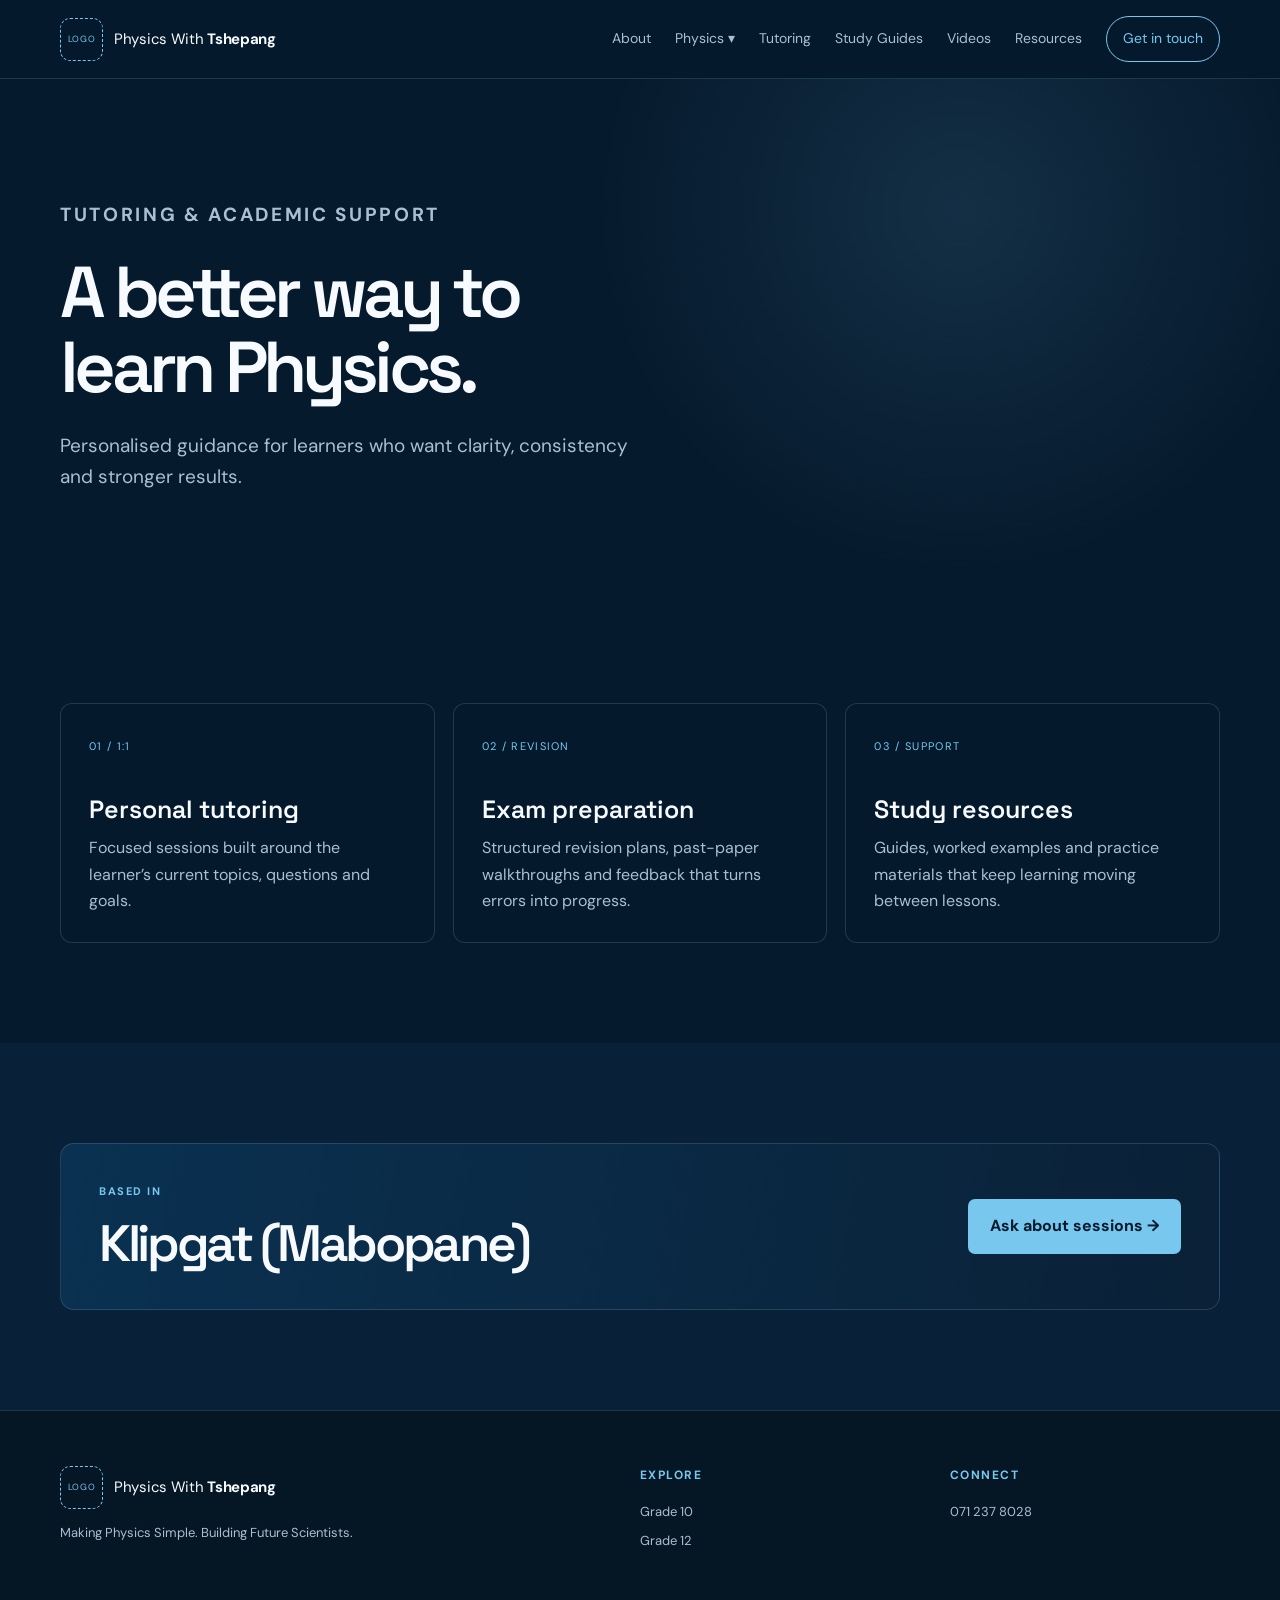
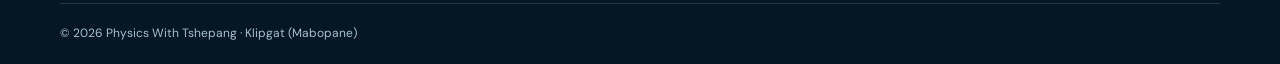
<file: tutoring.html>
<!doctype html>
<html lang="en"><head><meta charset="UTF-8"><meta name="viewport" content="width=device-width, initial-scale=1"><title>Tutoring | Physics With Tshepang</title><link rel="stylesheet" href="styles.css"><link href="https://fonts.googleapis.com/css2?family=DM+Sans:wght@400;500;600;700&family=Space+Grotesk:wght@500;600;700&display=swap" rel="stylesheet"></head><body><header class="site-header"><div class="container nav-wrap"><a class="brand" href="index.html"><span class="logo-slot">LOGO</span><span>Physics With <b>Tshepang</b></span></a><button class="menu-toggle">☰</button><nav class="nav"><a href="about.html">About</a><div class="dropdown"><button>Physics ▾</button><div class="dropdown-menu"><a href="grade10.html">Grade 10</a><a href="grade11.html">Grade 11</a><a href="grade12.html">Grade 12</a></div></div><a href="tutoring.html">Tutoring</a><a href="study-guides.html">Study Guides</a><a href="videos.html">Videos</a><a href="resources.html">Resources</a><a class="nav-cta" href="contact.html">Get in touch</a></nav></div></header><main><section class="page-hero"><div class="container"><p class="eyebrow">Tutoring & academic support</p><h1>A better way to<br>learn Physics.</h1><p>Personalised guidance for learners who want clarity, consistency and stronger results.</p></div></section><section class="section"><div class="container cards three"><div class="card"><span class="card-number">01 / 1:1</span><h3>Personal tutoring</h3><p>Focused sessions built around the learner’s current topics, questions and goals.</p></div><div class="card"><span class="card-number">02 / REVISION</span><h3>Exam preparation</h3><p>Structured revision plans, past-paper walkthroughs and feedback that turns errors into progress.</p></div><div class="card"><span class="card-number">03 / SUPPORT</span><h3>Study resources</h3><p>Guides, worked examples and practice materials that keep learning moving between lessons.</p></div></div></section><section class="section soft"><div class="container callout"><div><p class="eyebrow">Based in</p><h2>Klipgat (Mabopane)</h2></div><a class="button primary" href="contact.html">Ask about sessions →</a></div></section></main><footer><div class="container footer-grid"><div><a class="brand" href="index.html"><span class="logo-slot">LOGO</span><span>Physics With <b>Tshepang</b></span></a><p>Making Physics Simple. Building Future Scientists.</p></div><div><h4>Explore</h4><a href="grade10.html">Grade 10</a><a href="grade12.html">Grade 12</a></div><div><h4>Connect</h4><a href="tel:0712378028">071 237 8028</a></div></div><div class="container copyright">© 2026 Physics With Tshepang · Klipgat (Mabopane)</div></footer><script src="script.js"></script></body></html>
</file>
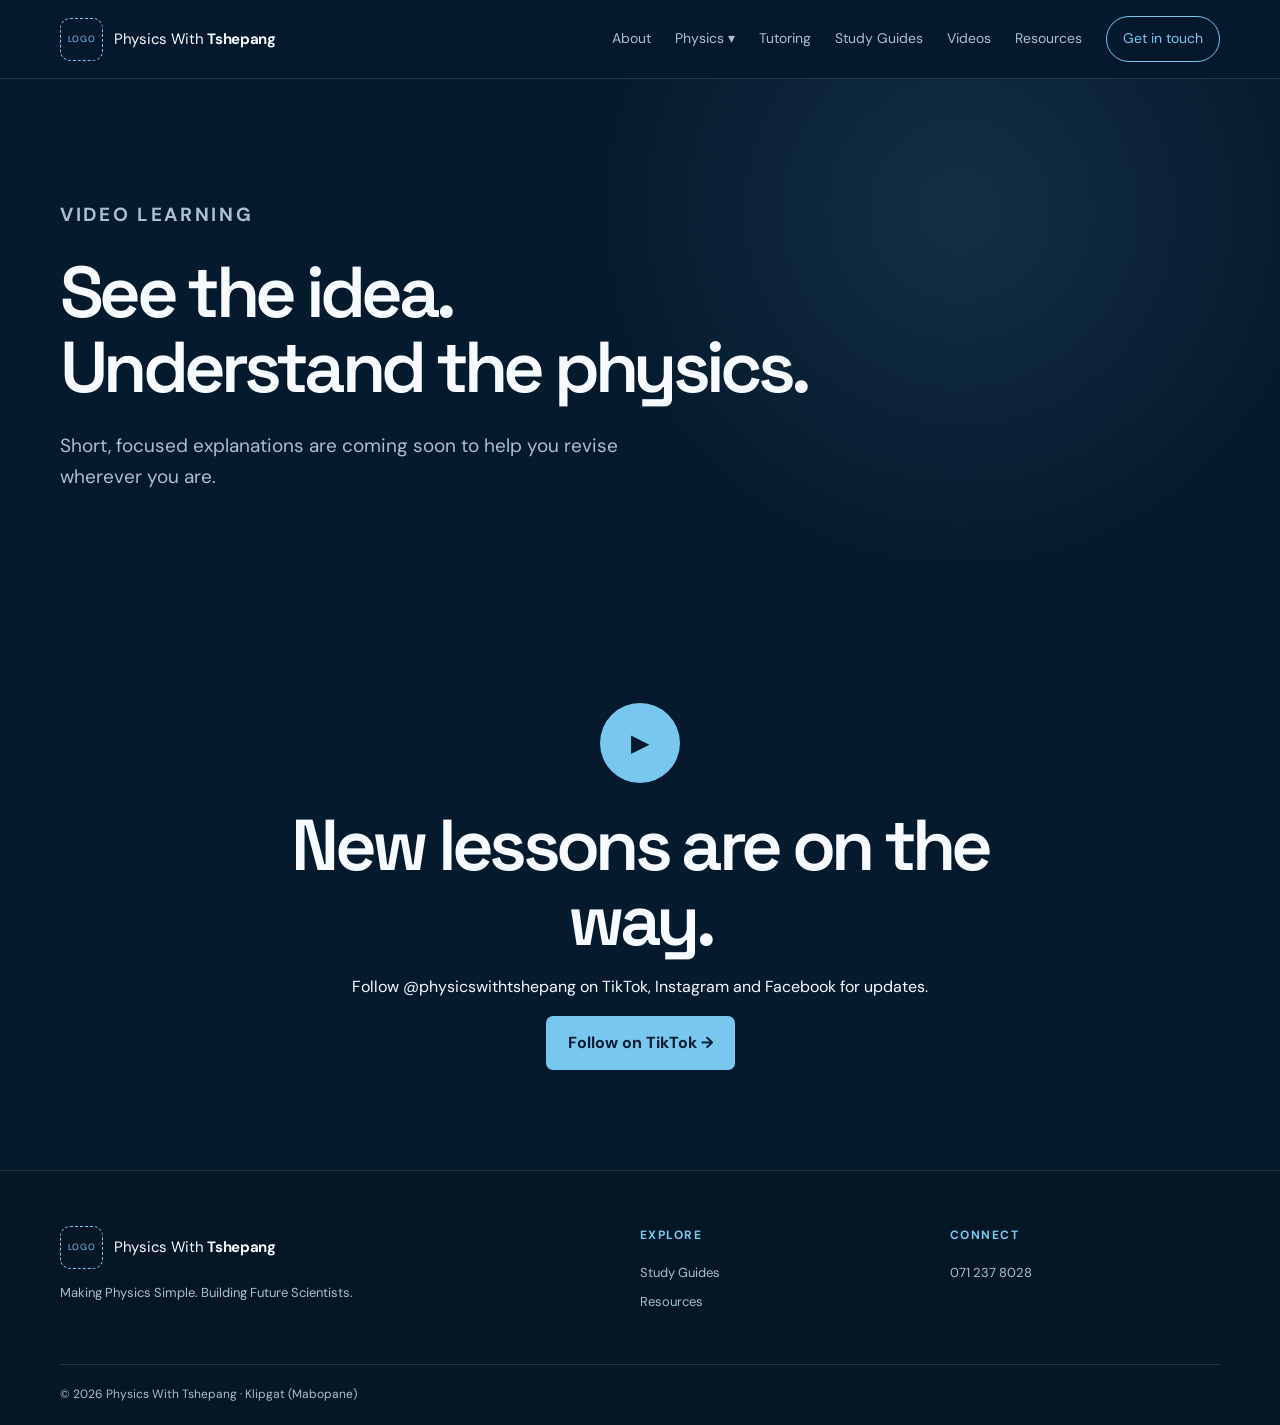
<file: videos.html>
<!doctype html>
<html lang="en"><head><meta charset="UTF-8"><meta name="viewport" content="width=device-width, initial-scale=1"><title>Videos | Physics With Tshepang</title><link rel="stylesheet" href="styles.css"><link href="https://fonts.googleapis.com/css2?family=DM+Sans:wght@400;500;600;700&family=Space+Grotesk:wght@500;600;700&display=swap" rel="stylesheet"></head><body><header class="site-header"><div class="container nav-wrap"><a class="brand" href="index.html"><span class="logo-slot">LOGO</span><span>Physics With <b>Tshepang</b></span></a><button class="menu-toggle">☰</button><nav class="nav"><a href="about.html">About</a><div class="dropdown"><button>Physics ▾</button><div class="dropdown-menu"><a href="grade10.html">Grade 10</a><a href="grade11.html">Grade 11</a><a href="grade12.html">Grade 12</a></div></div><a href="tutoring.html">Tutoring</a><a href="study-guides.html">Study Guides</a><a href="videos.html">Videos</a><a href="resources.html">Resources</a><a class="nav-cta" href="contact.html">Get in touch</a></nav></div></header><main><section class="page-hero"><div class="container"><p class="eyebrow">Video learning</p><h1>See the idea.<br>Understand the physics.</h1><p>Short, focused explanations are coming soon to help you revise wherever you are.</p></div></section><section class="section"><div class="container video-placeholder"><div class="play">▶</div><h2>New lessons are on the way.</h2><p>Follow @physicswithtshepang on TikTok, Instagram and Facebook for updates.</p><a class="button primary" href="https://tiktok.com/@physicswithtshepang">Follow on TikTok →</a></div></section></main><footer><div class="container footer-grid"><div><a class="brand" href="index.html"><span class="logo-slot">LOGO</span><span>Physics With <b>Tshepang</b></span></a><p>Making Physics Simple. Building Future Scientists.</p></div><div><h4>Explore</h4><a href="study-guides.html">Study Guides</a><a href="resources.html">Resources</a></div><div><h4>Connect</h4><a href="tel:0712378028">071 237 8028</a></div></div><div class="container copyright">© 2026 Physics With Tshepang · Klipgat (Mabopane)</div></footer><script src="script.js"></script></body></html>
</file>
<file: styles.css>
:root{--navy:#061a2d;--navy-2:#0a2742;--blue:#77c7ef;--blue-2:#bce8ff;--white:#f7fbff;--muted:#a9c0d1;--line:rgba(188,232,255,.15);--panel:#0b2944;--shadow:0 24px 60px rgba(0,0,0,.24)}*{box-sizing:border-box}html{scroll-behavior:smooth}body{margin:0;background:var(--navy);color:var(--white);font:16px/1.65 'DM Sans',sans-serif}a{color:inherit;text-decoration:none}button,input,textarea,select{font:inherit}.container{width:min(1160px,calc(100% - 40px));margin:auto}.site-header{position:sticky;top:0;z-index:20;background:rgba(6,26,45,.88);backdrop-filter:blur(18px);border-bottom:1px solid var(--line)}.nav-wrap{min-height:78px;display:flex;align-items:center;justify-content:space-between;gap:20px}.brand{display:flex;align-items:center;gap:11px;white-space:nowrap;font-size:15px;letter-spacing:-.02em}.brand b{font-weight:700}.logo-slot{display:inline-grid;place-items:center;width:43px;height:43px;border:1px dashed var(--blue);border-radius:10px;color:var(--blue);font-size:9px;letter-spacing:.08em}.nav{display:flex;align-items:center;gap:24px;color:var(--muted);font-size:14px}.nav a:hover,.nav button:hover,.text-link:hover{color:var(--blue-2)}.nav button{border:0;background:none;color:var(--muted);cursor:pointer;padding:0}.dropdown{position:relative}.dropdown-menu{position:absolute;display:none;top:28px;left:-14px;min-width:140px;padding:10px;background:var(--navy-2);border:1px solid var(--line);border-radius:10px;box-shadow:var(--shadow)}.dropdown:hover .dropdown-menu{display:grid}.dropdown-menu a{padding:6px}.nav-cta{padding:10px 16px;border:1px solid var(--blue);border-radius:999px;color:var(--blue)!important}.menu-toggle{display:none;background:none;border:0;color:var(--white);font-size:24px}.hero{padding:112px 0 88px;background:radial-gradient(circle at 80% 25%,rgba(119,199,239,.13),transparent 35%)}.hero-grid{display:grid;grid-template-columns:1.1fr .9fr;align-items:center;gap:70px}.eyebrow{color:var(--blue);text-transform:uppercase;letter-spacing:.14em;font-size:11px;font-weight:700;margin:0 0 17px}.hero h1,.page-hero h1,h2{font:600 clamp(38px,6vw,72px)/1.04 'Space Grotesk',sans-serif;letter-spacing:-.065em;margin:0}.hero h1 span{color:var(--blue)}.hero-text,.page-hero p{color:var(--muted);font-size:18px;max-width:590px;margin:25px 0}.actions{display:flex;gap:13px;flex-wrap:wrap;margin:32px 0}.button{display:inline-flex;align-items:center;gap:16px;padding:13px 21px;border-radius:7px;font-weight:700;border:1px solid transparent;transition:.25s}.button:hover{transform:translateY(-3px)}.primary{background:var(--blue);color:var(--navy)}.ghost{border-color:var(--line);color:var(--white)}.trust-row{display:flex;gap:17px;flex-wrap:wrap;color:var(--muted);font-size:12px}.science-card{height:430px;border:1px solid var(--line);border-radius:18px;background:linear-gradient(145deg,#0c3452,#071a2b);position:relative;overflow:hidden;padding:25px;box-shadow:var(--shadow)}.science-card:before{content:'';position:absolute;width:230px;height:230px;right:-80px;top:-65px;border-radius:50%;background:rgba(119,199,239,.12);filter:blur(4px)}.card-top,.card-bottom{position:relative;display:flex;justify-content:space-between;font-size:10px;letter-spacing:.1em;color:var(--muted)}.status-dot{color:var(--blue)}.formula{position:absolute;top:150px;left:55px;font:600 64px 'Space Grotesk';color:var(--blue-2);z-index:2}.orbit{position:absolute;border:1px solid rgba(188,232,255,.3);border-radius:50%;width:290px;height:130px;left:85px;top:145px;transform:rotate(-35deg)}.orbit-two{transform:rotate(35deg)}.atom{position:absolute;left:218px;top:203px;width:25px;height:25px;background:var(--blue);border-radius:50%;box-shadow:0 0 28px var(--blue)}.card-bottom{position:absolute;bottom:25px;left:25px;right:25px}.card-bottom strong{color:var(--white)}.numbers{border-top:1px solid var(--line);border-bottom:1px solid var(--line)}.number-grid{display:grid;grid-template-columns:repeat(4,1fr)}.number-grid div{padding:27px 15px;text-align:center;border-right:1px solid var(--line)}.number-grid div:last-child{border:0}.number-grid strong{display:block;font:600 28px 'Space Grotesk';color:var(--blue)}.number-grid span{font-size:12px;color:var(--muted)}.section{padding:100px 0}.soft{background:#082138}.split{display:grid;grid-template-columns:.9fr 1.1fr;gap:80px}.split h2,.section-head h2,.callout h2,.contact-grid h2{font-size:clamp(34px,4vw,54px)}.split p{color:var(--muted);max-width:580px}.text-link{display:inline-block;margin-top:14px;color:var(--blue);font-weight:700}.section-head{display:flex;align-items:end;justify-content:space-between;margin-bottom:35px}.cards{display:grid;gap:18px}.cards.three{grid-template-columns:repeat(3,1fr)}.cards.two{grid-template-columns:repeat(2,1fr)}.card{position:relative;border:1px solid var(--line);border-radius:12px;padding:28px;background:rgba(6,26,45,.35);transition:.3s}.card:hover{transform:translateY(-6px);border-color:rgba(119,199,239,.5);background:rgba(119,199,239,.06)}.card-number{color:var(--blue);font-size:11px;letter-spacing:.12em}.card h3{font:600 25px 'Space Grotesk';margin:35px 0 10px}.card p{color:var(--muted);margin:0}.arrow{position:absolute;right:24px;bottom:25px;color:var(--blue);font-size:22px}.callout{display:flex;justify-content:space-between;align-items:center;gap:30px;padding:38px;border:1px solid var(--line);border-radius:14px;background:linear-gradient(100deg,#0a3151,#0a2137)}.callout h2{margin-top:0}.page-hero{padding:95px 0 85px;background:radial-gradient(circle at 75% 25%,rgba(119,199,239,.12),transparent 35%)}.page-hero h1{max-width:760px}.page-hero p{font-size:19px}.grade-hero{padding-bottom:75px}.topic-list{display:flex;flex-wrap:wrap;gap:10px;margin-top:28px}.topic-list span{padding:8px 12px;border:1px solid var(--line);border-radius:5px;color:var(--blue-2);font-size:13px}.video-placeholder{text-align:center;max-width:700px}.play{display:grid;place-items:center;margin:0 auto 25px;width:80px;height:80px;border-radius:50%;background:var(--blue);color:var(--navy);font-size:24px}.contact-grid{display:grid;grid-template-columns:.8fr 1.2fr;gap:100px}.contact-details{display:grid;gap:18px;margin-top:35px}.contact-details a{display:grid;color:var(--blue-2)}.contact-details small{color:var(--muted);font-size:11px;text-transform:uppercase;letter-spacing:.12em}.contact-form{display:grid;gap:17px}.contact-form label{display:grid;gap:7px;color:var(--muted);font-size:13px}.contact-form input,.contact-form textarea,.contact-form select{width:100%;padding:13px;border:1px solid var(--line);border-radius:6px;background:#071c2f;color:var(--white);outline:0}.contact-form input:focus,.contact-form textarea:focus,.contact-form select:focus{border-color:var(--blue)}footer{border-top:1px solid var(--line);padding:55px 0 0;background:#051625}footer p{color:var(--muted);font-size:13px}.footer-grid{display:grid;grid-template-columns:2fr 1fr 1fr;gap:40px}.footer-grid h4{margin-top:0;color:var(--blue);font-size:12px;text-transform:uppercase;letter-spacing:.12em}.footer-grid>div>a:not(.brand){display:block;color:var(--muted);font-size:13px;margin:7px 0}.copyright{border-top:1px solid var(--line);margin-top:45px;padding:20px 0;color:var(--muted);font-size:12px}.reveal,.card,.split,.callout{opacity:0;transform:translateY(20px);transition:.7s ease}.visible{opacity:1;transform:none}@media(max-width:900px){.nav{gap:13px}.hero-grid,.split,.contact-grid{grid-template-columns:1fr;gap:40px}.hero{padding-top:75px}.hero-visual{max-width:580px}.cards.three{grid-template-columns:1fr}.number-grid{grid-template-columns:repeat(2,1fr)}.number-grid div:nth-child(2){border:0}.contact-grid{gap:55px}}@media(max-width:700px){.container{width:min(100% - 28px,1160px)}.menu-toggle{display:block}.nav{display:none;position:absolute;left:14px;right:14px;top:70px;padding:18px;align-items:stretch;flex-direction:column;background:#071c2f;border:1px solid var(--line);border-radius:10px}.nav.open{display:flex}.dropdown-menu{position:static;margin-top:8px}.dropdown:hover .dropdown-menu{display:none}.dropdown.open .dropdown-menu{display:grid}.hero h1{font-size:44px}.science-card{height:340px}.formula{left:35px;font-size:46px}.orbit{left:47px;top:130px}.atom{left:160px;top:184px}.section,.page-hero{padding:70px 0}.section-head,.callout{display:grid;align-items:start}.cards.two{grid-template-columns:1fr}.footer-grid{grid-template-columns:1fr 1fr}.footer-grid>div:first-child{grid-column:1/-1}}
</file>
